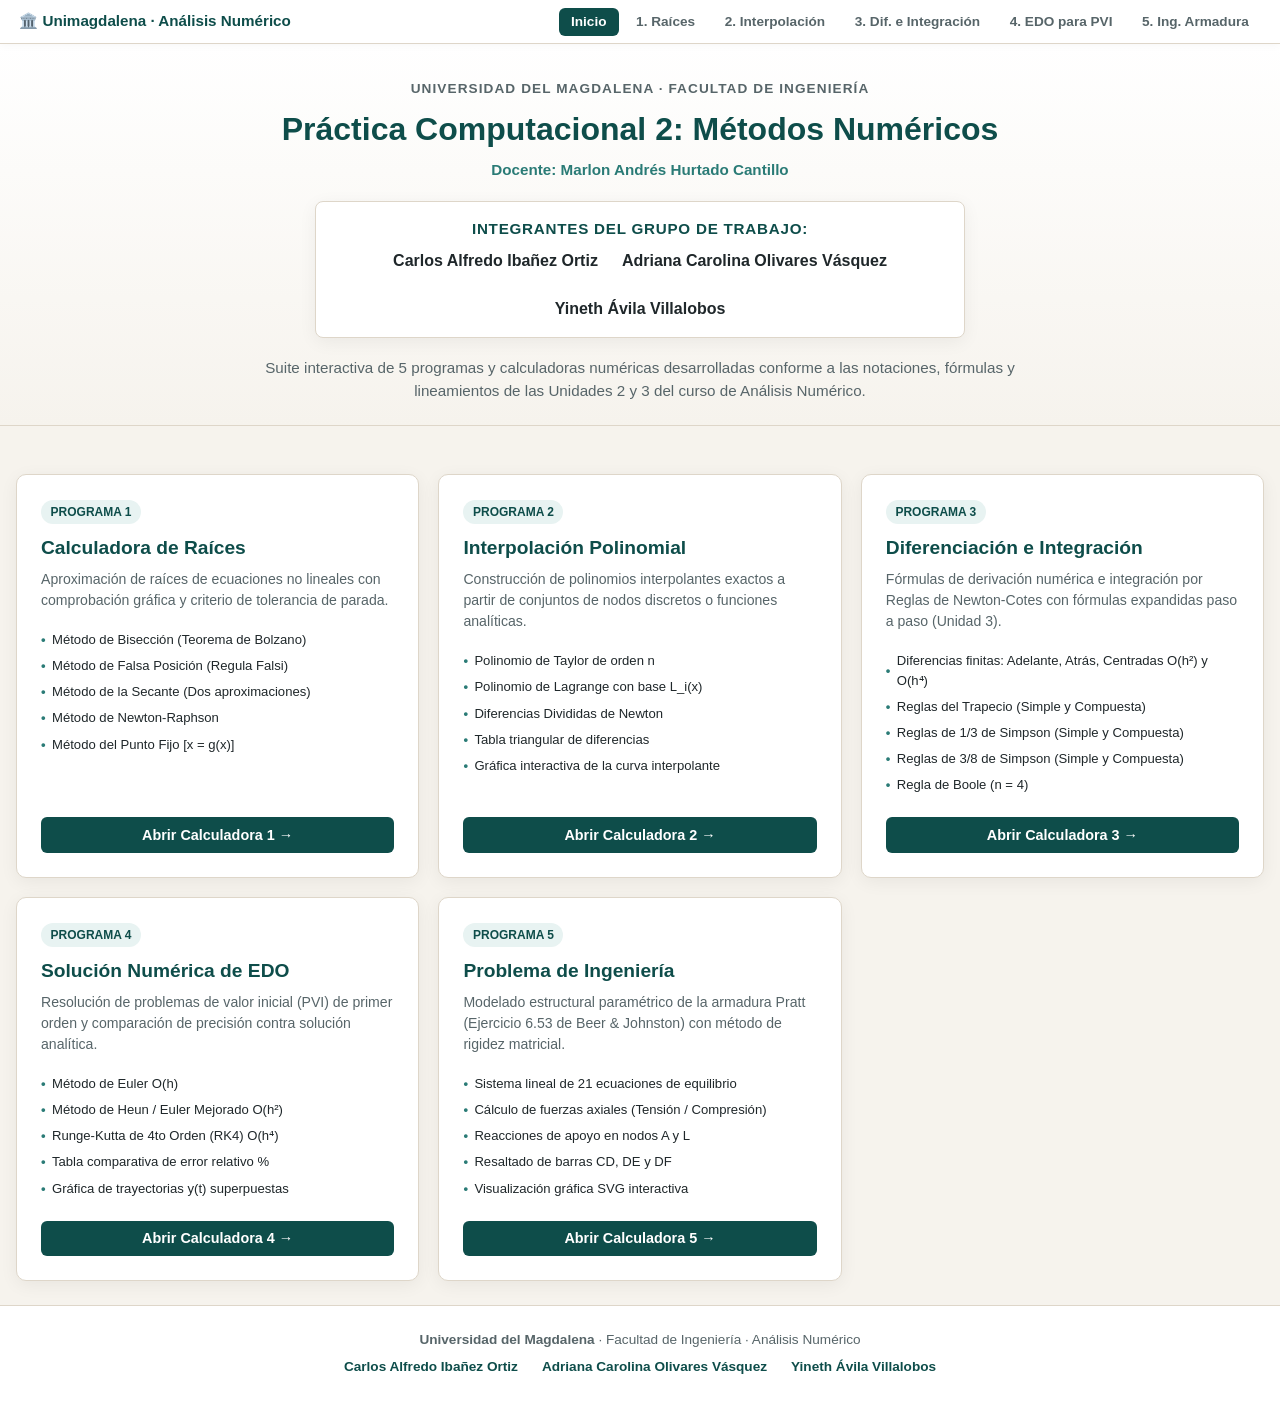
<file: index.html>
<!DOCTYPE html>
<html lang="es">
<head>
  <meta charset="utf-8">
  <meta name="viewport" content="width=device-width, initial-scale=1">
  <title>Práctica Computacional 2 · Análisis Numérico · Unimagdalena</title>
  <link rel="stylesheet" href="css/estilos.css">
</head>
<body>
  <!-- BARRA DE NAVEGACIÓN -->
  <nav class="barra-nav">
    <div class="contenedor">
      <a href="index.html" class="logo-uni">
        🏛️ Unimagdalena · Análisis Numérico
      </a>
      <ul class="nav-enlaces">
        <li><a href="index.html" class="activo">Inicio</a></li>
        <li><a href="raices.html">1. Raíces</a></li>
        <li><a href="interpolacion.html">2. Interpolación</a></li>
        <li><a href="diferenciacion_integracion.html">3. Dif. e Integración</a></li>
        <li><a href="edo_pvi.html">4. EDO para PVI</a></li>
        <li><a href="problema_ingenieria.html">5. Ing. Armadura</a></li>
      </ul>
    </div>
  </nav>

  <!-- ENCABEZADO Y PRESENTACIÓN -->
  <header class="cabecera-pagina">
    <p class="subtitulo-uni">Universidad del Magdalena · Facultad de Ingeniería</p>
    <h1>Práctica Computacional 2: Métodos Numéricos</h1>
    <p class="profesor">Docente: Marlon Andrés Hurtado Cantillo</p>
    
    <div style="max-width: 650px; margin: 1.2rem auto; padding: 1rem; background: var(--superficie); border-radius: 8px; border: 1px solid var(--borde); box-shadow: var(--sombra);">
      <h3 style="font-size: 0.95rem; text-transform: uppercase; letter-spacing: 0.05em; color: var(--primario); margin-bottom: 0.5rem;">Integrantes del Grupo de Trabajo:</h3>
      <div class="integrantes-lista" style="font-size: 1rem; color: var(--texto);">
        <span>Carlos Alfredo Ibañez Ortiz</span>
        <span>Adriana Carolina Olivares Vásquez</span>
        <span>Yineth Ávila Villalobos</span>
      </div>
    </div>

    <p class="descripcion">
      Suite interactiva de 5 programas y calculadoras numéricas desarrolladas conforme a las notaciones, fórmulas y lineamientos de las Unidades 2 y 3 del curso de Análisis Numérico.
    </p>
  </header>

  <!-- LISTA DE LOS 5 PROGRAMAS -->
  <main class="contenedor-principal">
    <div class="rejilla-presentacion">
      <!-- PROGRAMA 1 -->
      <article class="tarjeta-programa">
        <div>
          <span class="numero">Programa 1</span>
          <h3>Calculadora de Raíces</h3>
          <p>Aproximación de raíces de ecuaciones no lineales con comprobación gráfica y criterio de tolerancia de parada.</p>
          <ul>
            <li>Método de Bisección (Teorema de Bolzano)</li>
            <li>Método de Falsa Posición (Regula Falsi)</li>
            <li>Método de la Secante (Dos aproximaciones)</li>
            <li>Método de Newton-Raphson</li>
            <li>Método del Punto Fijo [x = g(x)]</li>
          </ul>
        </div>
        <a href="raices.html" style="text-decoration: none;">
          <button type="button" class="btn-primario" style="width: 100%;">Abrir Calculadora 1 →</button>
        </a>
      </article>

      <!-- PROGRAMA 2 -->
      <article class="tarjeta-programa">
        <div>
          <span class="numero">Programa 2</span>
          <h3>Interpolación Polinomial</h3>
          <p>Construcción de polinomios interpolantes exactos a partir de conjuntos de nodos discretos o funciones analíticas.</p>
          <ul>
            <li>Polinomio de Taylor de orden n</li>
            <li>Polinomio de Lagrange con base L_i(x)</li>
            <li>Diferencias Divididas de Newton</li>
            <li>Tabla triangular de diferencias</li>
            <li>Gráfica interactiva de la curva interpolante</li>
          </ul>
        </div>
        <a href="interpolacion.html" style="text-decoration: none;">
          <button type="button" class="btn-primario" style="width: 100%;">Abrir Calculadora 2 →</button>
        </a>
      </article>

      <!-- PROGRAMA 3 -->
      <article class="tarjeta-programa">
        <div>
          <span class="numero">Programa 3</span>
          <h3>Diferenciación e Integración</h3>
          <p>Fórmulas de derivación numérica e integración por Reglas de Newton-Cotes con fórmulas expandidas paso a paso (Unidad 3).</p>
          <ul>
            <li>Diferencias finitas: Adelante, Atrás, Centradas O(h²) y O(h⁴)</li>
            <li>Reglas del Trapecio (Simple y Compuesta)</li>
            <li>Reglas de 1/3 de Simpson (Simple y Compuesta)</li>
            <li>Reglas de 3/8 de Simpson (Simple y Compuesta)</li>
            <li>Regla de Boole (n = 4)</li>
          </ul>
        </div>
        <a href="diferenciacion_integracion.html" style="text-decoration: none;">
          <button type="button" class="btn-primario" style="width: 100%;">Abrir Calculadora 3 →</button>
        </a>
      </article>

      <!-- PROGRAMA 4 -->
      <article class="tarjeta-programa">
        <div>
          <span class="numero">Programa 4</span>
          <h3>Solución Numérica de EDO</h3>
          <p>Resolución de problemas de valor inicial (PVI) de primer orden y comparación de precisión contra solución analítica.</p>
          <ul>
            <li>Método de Euler O(h)</li>
            <li>Método de Heun / Euler Mejorado O(h²)</li>
            <li>Runge-Kutta de 4to Orden (RK4) O(h⁴)</li>
            <li>Tabla comparativa de error relativo %</li>
            <li>Gráfica de trayectorias y(t) superpuestas</li>
          </ul>
        </div>
        <a href="edo_pvi.html" style="text-decoration: none;">
          <button type="button" class="btn-primario" style="width: 100%;">Abrir Calculadora 4 →</button>
        </a>
      </article>

      <!-- PROGRAMA 5 -->
      <article class="tarjeta-programa">
        <div>
          <span class="numero">Programa 5</span>
          <h3>Problema de Ingeniería</h3>
          <p>Modelado estructural paramétrico de la armadura Pratt (Ejercicio 6.53 de Beer & Johnston) con método de rigidez matricial.</p>
          <ul>
            <li>Sistema lineal de 21 ecuaciones de equilibrio</li>
            <li>Cálculo de fuerzas axiales (Tensión / Compresión)</li>
            <li>Reacciones de apoyo en nodos A y L</li>
            <li>Resaltado de barras CD, DE y DF</li>
            <li>Visualización gráfica SVG interactiva</li>
          </ul>
        </div>
        <a href="problema_ingenieria.html" style="text-decoration: none;">
          <button type="button" class="btn-primario" style="width: 100%;">Abrir Calculadora 5 →</button>
        </a>
      </article>
    </div>
  </main>

  <footer class="pie-pagina">
    <p><strong>Universidad del Magdalena</strong> · Facultad de Ingeniería · Análisis Numérico</p>
    <div class="integrantes-lista">
      <span>Carlos Alfredo Ibañez Ortiz</span>
      <span>Adriana Carolina Olivares Vásquez</span>
      <span>Yineth Ávila Villalobos</span>
    </div>
  </footer>
</body>
</html>
</file>
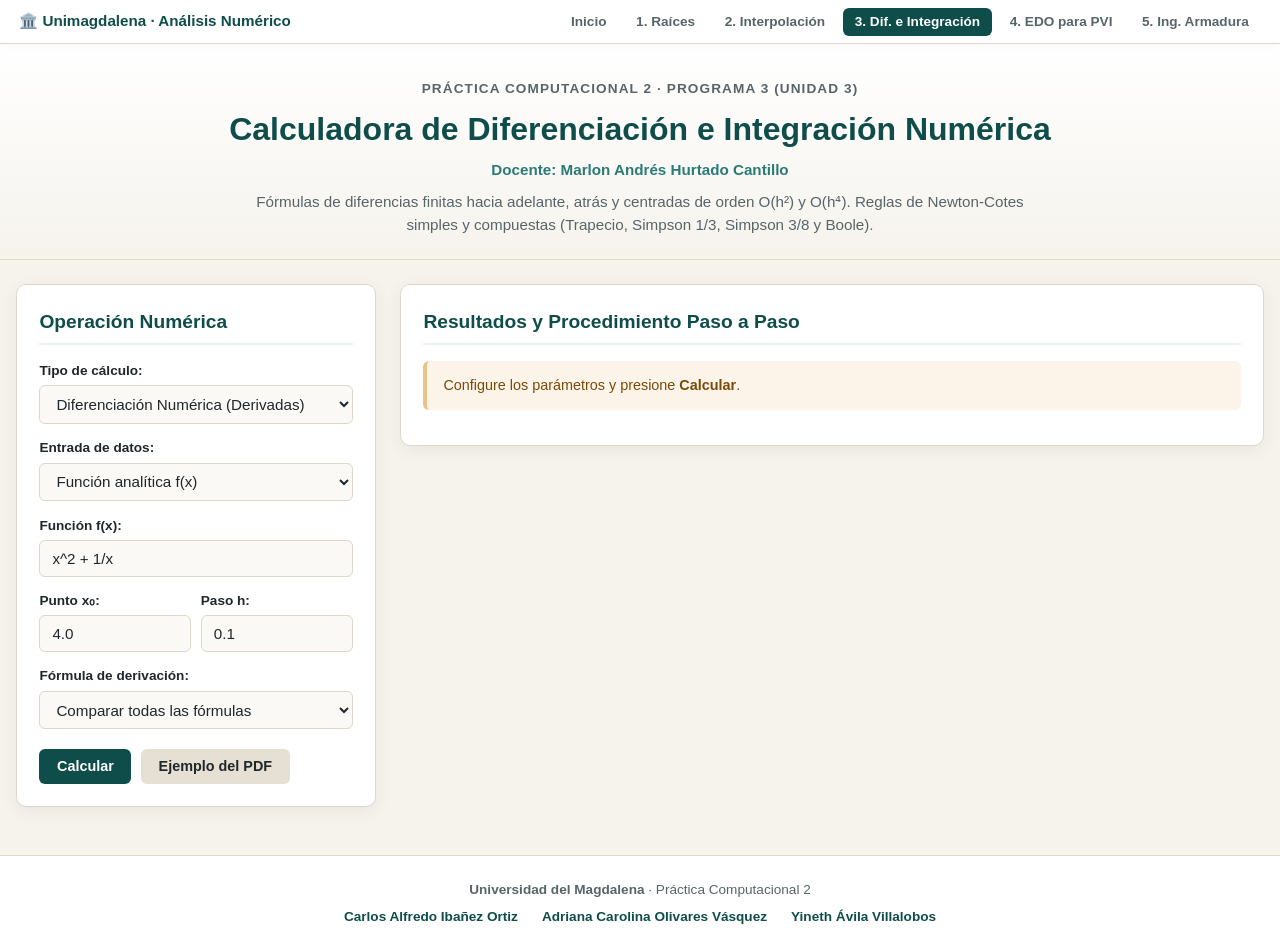
<file: diferenciacion_integracion.html>
<!DOCTYPE html>
<html lang="es">
<head>
  <meta charset="utf-8">
  <meta name="viewport" content="width=device-width, initial-scale=1">
  <title>Calculadora de Diferenciación e Integración · Análisis Numérico</title>
  <link rel="stylesheet" href="css/estilos.css">
</head>
<body>
  <!-- BARRA DE NAVEGACIÓN -->
  <nav class="barra-nav">
    <div class="contenedor">
      <a href="index.html" class="logo-uni">
        🏛️ Unimagdalena · Análisis Numérico
      </a>
      <ul class="nav-enlaces">
        <li><a href="index.html">Inicio</a></li>
        <li><a href="raices.html">1. Raíces</a></li>
        <li><a href="interpolacion.html">2. Interpolación</a></li>
        <li><a href="diferenciacion_integracion.html" class="activo">3. Dif. e Integración</a></li>
        <li><a href="edo_pvi.html">4. EDO para PVI</a></li>
        <li><a href="problema_ingenieria.html">5. Ing. Armadura</a></li>
      </ul>
    </div>
  </nav>

  <!-- ENCABEZADO -->
  <header class="cabecera-pagina">
    <p class="subtitulo-uni">Práctica Computacional 2 · Programa 3 (Unidad 3)</p>
    <h1>Calculadora de Diferenciación e Integración Numérica</h1>
    <p class="profesor">Docente: Marlon Andrés Hurtado Cantillo</p>
    <p class="descripcion">
      Fórmulas de diferencias finitas hacia adelante, atrás y centradas de orden O(h²) y O(h⁴). Reglas de Newton-Cotes simples y compuestas (Trapecio, Simpson 1/3, Simpson 3/8 y Boole).
    </p>
  </header>

  <!-- CONTENIDO -->
  <main class="contenedor-principal">
    <div class="rejilla-calculadora">
      <!-- PANEL DE CONTROL -->
      <aside class="tarjeta">
        <h2>Operación Numérica</h2>
        <form id="form-dif-int" autocomplete="off">
          <div class="campo">
            <label for="tipo-operacion">Tipo de cálculo:</label>
            <select id="tipo-operacion">
              <option value="diferenciacion">Diferenciación Numérica (Derivadas)</option>
              <option value="integracion">Integración Numérica (Newton-Cotes)</option>
            </select>
          </div>

          <div class="campo">
            <label for="origen-datos">Entrada de datos:</label>
            <select id="origen-datos">
              <option value="funcion">Función analítica f(x)</option>
              <option value="tabla">Tabla de datos discretos (x, y)</option>
            </select>
          </div>

          <!-- Campos para Función -->
          <div id="seccion-funcion">
            <div class="campo">
              <label for="fx-dif">Función f(x):</label>
              <input type="text" id="fx-dif" value="x^2 + 1/x" placeholder="Ej: x^2 + 1/x o exp(x)*cos(x)">
            </div>
          </div>

          <!-- Campos para Tabla Discreta -->
          <div id="seccion-tabla" style="display: none;">
            <div class="campo">
              <label for="tabla-entrada">Nodos (x, y):</label>
              <textarea id="tabla-entrada" rows="6" placeholder="x, y por cada línea&#10;0, 5&#10;1, 4&#10;2, 6&#10;3, -2&#10;4, 5&#10;5, 7&#10;6, 3">0, 5
1, 4
2, 6
3, -2
4, 5
5, 7
6, 3</textarea>
              <span class="pista">Espaciamiento uniforme h = x_{i+1} - x_i</span>
            </div>
          </div>

          <!-- PARÁMETROS DIFERENCIACIÓN -->
          <div id="params-diferenciacion">
            <div class="fila-campos">
              <div class="campo">
                <label for="x0-dif">Punto x₀:</label>
                <input type="number" id="x0-dif" step="any" value="4.0">
              </div>
              <div class="campo">
                <label for="h-dif">Paso h:</label>
                <input type="number" id="h-dif" step="any" value="0.1">
              </div>
            </div>
            <div class="campo">
              <label for="metodo-dif">Fórmula de derivación:</label>
              <select id="metodo-dif">
                <option value="todas">Comparar todas las fórmulas</option>
                <option value="adelante">Adelante O(h)</option>
                <option value="atras">Atrás O(h)</option>
                <option value="centrada_h2">Centrada O(h²) [3 puntos]</option>
                <option value="centrada_h4">Centrada O(h⁴) [5 puntos]</option>
              </select>
            </div>
          </div>

          <!-- PARÁMETROS INTEGRACIÓN -->
          <div id="params-integracion" style="display: none;">
            <div class="fila-campos" id="campos-limites">
              <div class="campo">
                <label for="lim-a">Límite a:</label>
                <input type="number" id="lim-a" step="any" value="0.0">
              </div>
              <div class="campo">
                <label for="lim-b">Límite b:</label>
                <input type="number" id="lim-b" step="any" value="6.0">
              </div>
            </div>
            <div class="campo" id="campo-subintervalos">
              <label for="num-subintervalos">Subintervalos n:</label>
              <input type="number" id="num-subintervalos" value="6" min="1" max="60">
              <span class="pista">n=1: Trapecio | n=2: Simpson 1/3 | n=3: Simpson 3/8 | n=4: Boole</span>
            </div>
            <div class="campo">
              <label for="metodo-int">Regla de integración:</label>
              <select id="metodo-int">
                <option value="todas">Comparar todas las reglas aplicables</option>
                <option value="trapecio">Regla del Trapecio</option>
                <option value="simpson13">Regla 1/3 de Simpson (n par)</option>
                <option value="simpson38">Regla 3/8 de Simpson (n mult. de 3)</option>
                <option value="boole">Regla de Boole (n = 4)</option>
              </select>
            </div>
          </div>

          <div class="acciones">
            <button type="submit" class="btn-primario">Calcular</button>
            <button type="button" id="btn-ejemplo-difint" class="btn-secundario">Ejemplo del PDF</button>
          </div>
        </form>
      </aside>

      <!-- RESULTADOS -->
      <section class="tarjeta">
        <h2>Resultados y Procedimiento Paso a Paso</h2>
        <div id="contenedor-alerta"></div>

        <div id="resumen-resultado" style="display: none;">
          <div id="bloque-pasos"></div>
        </div>

        <div id="estado-inicial" class="alerta info">
          Configure los parámetros y presione <strong>Calcular</strong>.
        </div>
      </section>
    </div>
  </main>

  <footer class="pie-pagina">
    <p><strong>Universidad del Magdalena</strong> · Práctica Computacional 2</p>
    <div class="integrantes-lista">
      <span>Carlos Alfredo Ibañez Ortiz</span>
      <span>Adriana Carolina Olivares Vásquez</span>
      <span>Yineth Ávila Villalobos</span>
    </div>
  </footer>

  <script src="js/evaluador.js"></script>
  <script src="js/graficador.js"></script>
  <script src="js/diferenciacion_integracion.js"></script>
</body>
</html>
</file>
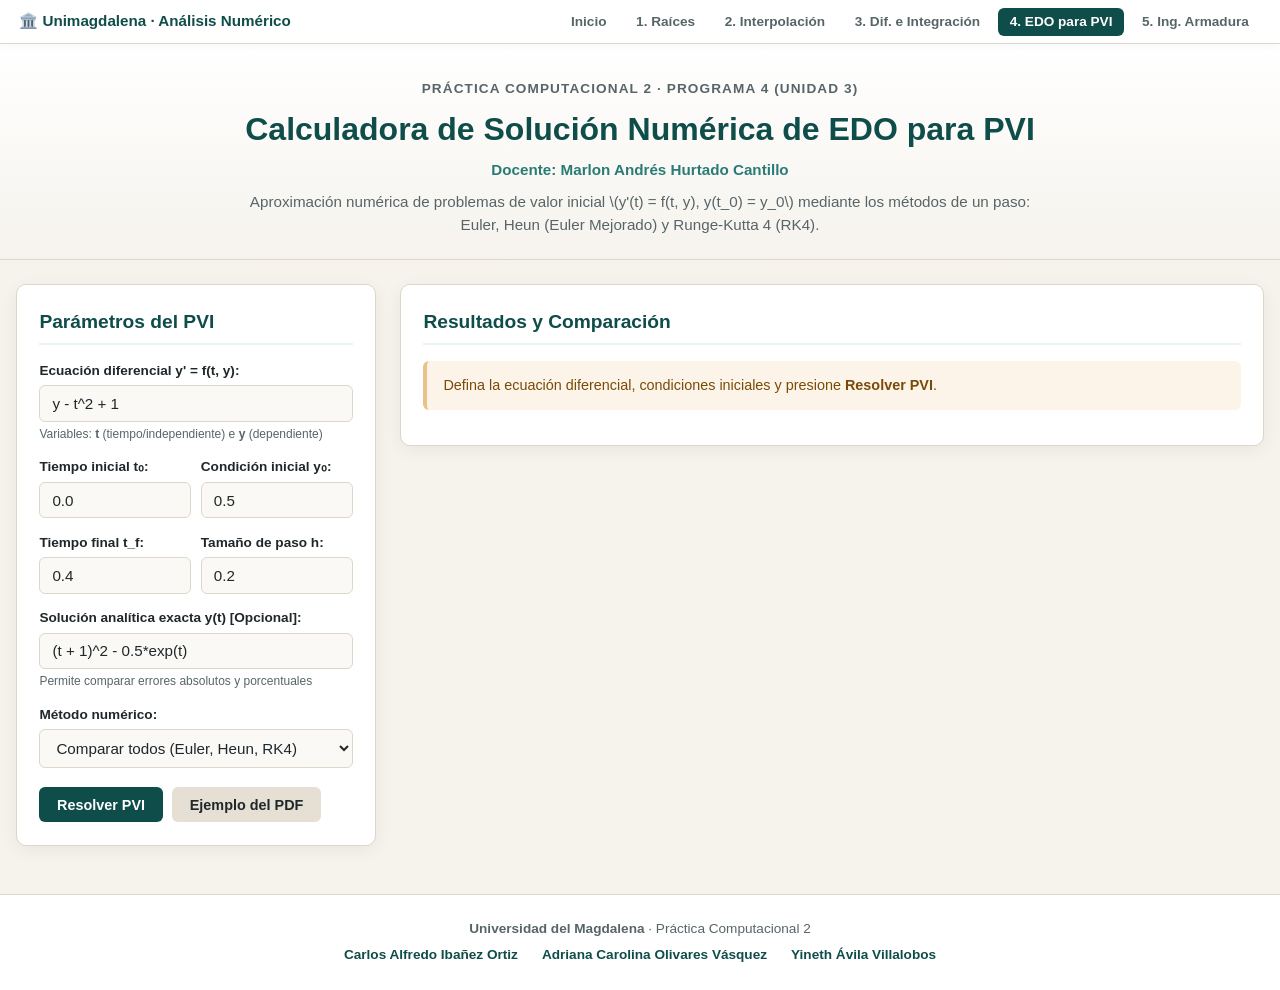
<file: edo_pvi.html>
<!DOCTYPE html>
<html lang="es">
<head>
  <meta charset="utf-8">
  <meta name="viewport" content="width=device-width, initial-scale=1">
  <title>Calculadora de EDO para PVI · Análisis Numérico</title>
  <link rel="stylesheet" href="css/estilos.css">
</head>
<body>
  <!-- BARRA DE NAVEGACIÓN -->
  <nav class="barra-nav">
    <div class="contenedor">
      <a href="index.html" class="logo-uni">
        🏛️ Unimagdalena · Análisis Numérico
      </a>
      <ul class="nav-enlaces">
        <li><a href="index.html">Inicio</a></li>
        <li><a href="raices.html">1. Raíces</a></li>
        <li><a href="interpolacion.html">2. Interpolación</a></li>
        <li><a href="diferenciacion_integracion.html">3. Dif. e Integración</a></li>
        <li><a href="edo_pvi.html" class="activo">4. EDO para PVI</a></li>
        <li><a href="problema_ingenieria.html">5. Ing. Armadura</a></li>
      </ul>
    </div>
  </nav>

  <!-- ENCABEZADO -->
  <header class="cabecera-pagina">
    <p class="subtitulo-uni">Práctica Computacional 2 · Programa 4 (Unidad 3)</p>
    <h1>Calculadora de Solución Numérica de EDO para PVI</h1>
    <p class="profesor">Docente: Marlon Andrés Hurtado Cantillo</p>
    <p class="descripcion">
      Aproximación numérica de problemas de valor inicial \(y'(t) = f(t, y), y(t_0) = y_0\) mediante los métodos de un paso: Euler, Heun (Euler Mejorado) y Runge-Kutta 4 (RK4).
    </p>
  </header>

  <!-- CONTENIDO -->
  <main class="contenedor-principal">
    <div class="rejilla-calculadora">
      <!-- PANEL DE CONTROL -->
      <aside class="tarjeta">
        <h2>Parámetros del PVI</h2>
        <form id="form-edo" autocomplete="off">
          <div class="campo">
            <label for="edo-f">Ecuación diferencial y' = f(t, y):</label>
            <input type="text" id="edo-f" value="y - t^2 + 1" placeholder="Ej: y - t^2 + 1 o -2*t*y">
            <span class="pista">Variables: <strong>t</strong> (tiempo/independiente) e <strong>y</strong> (dependiente)</span>
          </div>

          <div class="fila-campos">
            <div class="campo">
              <label for="edo-t0">Tiempo inicial t₀:</label>
              <input type="number" id="edo-t0" step="any" value="0.0">
            </div>
            <div class="campo">
              <label for="edo-y0">Condición inicial y₀:</label>
              <input type="number" id="edo-y0" step="any" value="0.5">
            </div>
          </div>

          <div class="fila-campos">
            <div class="campo">
              <label for="edo-tf">Tiempo final t_f:</label>
              <input type="number" id="edo-tf" step="any" value="0.4">
            </div>
            <div class="campo">
              <label for="edo-h">Tamaño de paso h:</label>
              <input type="number" id="edo-h" step="any" value="0.2">
            </div>
          </div>

          <div class="campo">
            <label for="edo-exacta">Solución analítica exacta y(t) [Opcional]:</label>
            <input type="text" id="edo-exacta" value="(t + 1)^2 - 0.5*exp(t)" placeholder="Ej: (t + 1)^2 - 0.5*exp(t)">
            <span class="pista">Permite comparar errores absolutos y porcentuales</span>
          </div>

          <div class="campo">
            <label for="metodo-edo">Método numérico:</label>
            <select id="metodo-edo">
              <option value="comparar">Comparar todos (Euler, Heun, RK4)</option>
              <option value="euler">Método de Euler O(h)</option>
              <option value="heun">Método de Heun / Euler Mejorado O(h²)</option>
              <option value="rk4">Runge-Kutta 4 (RK4) O(h⁴)</option>
            </select>
          </div>

          <div class="acciones">
            <button type="submit" class="btn-primario">Resolver PVI</button>
            <button type="button" id="btn-ejemplo-edo" class="btn-secundario">Ejemplo del PDF</button>
          </div>
        </form>
      </aside>

      <!-- RESULTADOS -->
      <section class="tarjeta">
        <h2>Resultados y Comparación</h2>
        <div id="contenedor-alerta"></div>

        <div id="resumen-resultado" style="display: none;">
          <div class="alerta exito" id="caja-resumen-final"></div>

          <h3>Gráfica de Trayectorias y(t)</h3>
          <div id="grafica-edo" style="height: 330px; margin-bottom: 1.5rem;"></div>

          <h3>Tabla de Pasos e Iteraciones</h3>
          <div class="contenedor-tabla">
            <table class="tabla-datos" id="tabla-edo">
              <thead></thead>
              <tbody></tbody>
            </table>
          </div>

          <div id="detalle-formulas-edo" style="margin-top: 1.5rem;"></div>
        </div>

        <div id="estado-inicial" class="alerta info">
          Defina la ecuación diferencial, condiciones iniciales y presione <strong>Resolver PVI</strong>.
        </div>
      </section>
    </div>
  </main>

  <footer class="pie-pagina">
    <p><strong>Universidad del Magdalena</strong> · Práctica Computacional 2</p>
    <div class="integrantes-lista">
      <span>Carlos Alfredo Ibañez Ortiz</span>
      <span>Adriana Carolina Olivares Vásquez</span>
      <span>Yineth Ávila Villalobos</span>
    </div>
  </footer>

  <script src="js/evaluador.js"></script>
  <script src="js/graficador.js"></script>
  <script src="js/edo_pvi.js"></script>
</body>
</html>
</file>
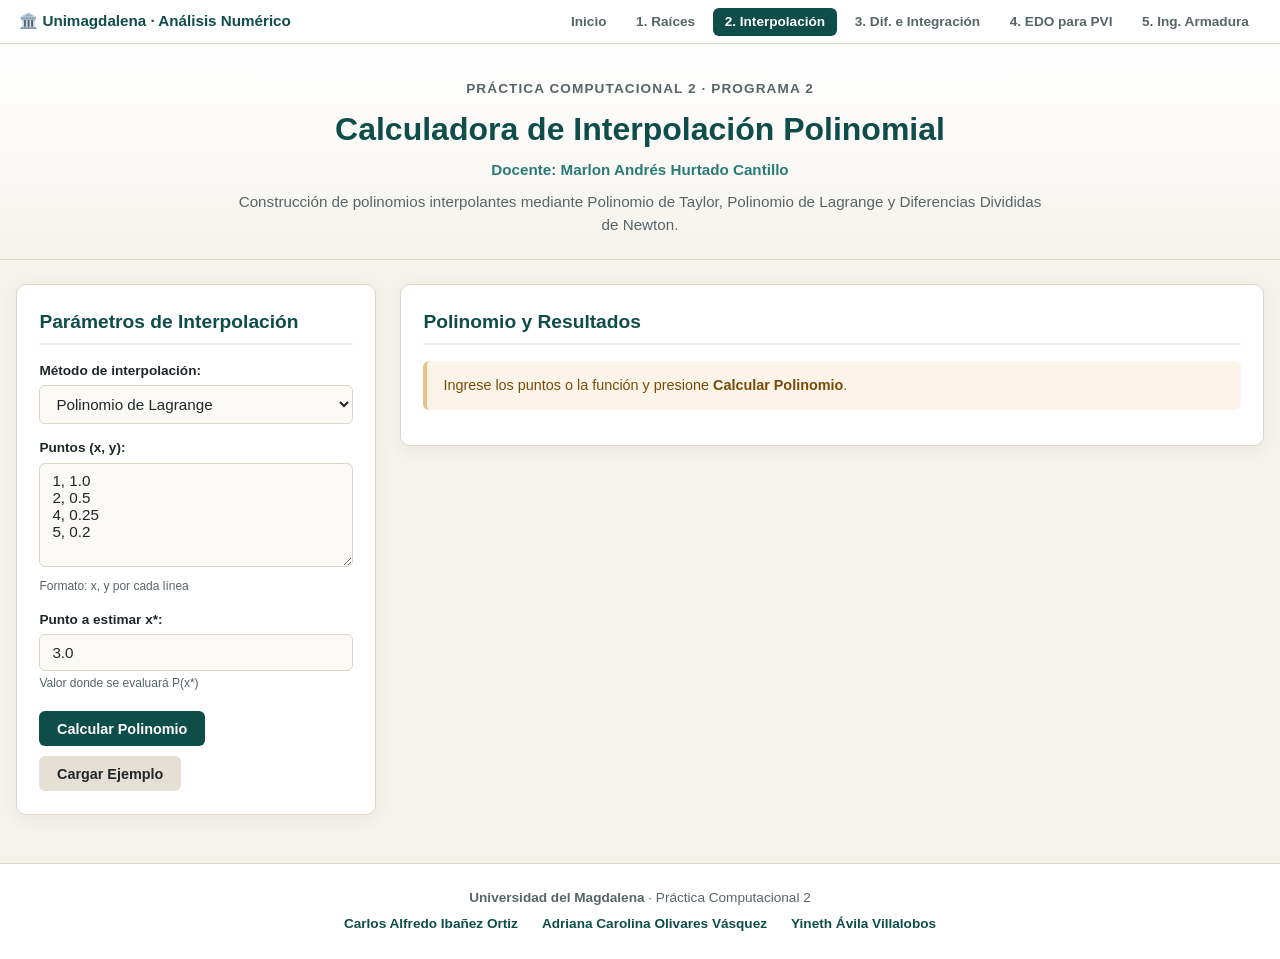
<file: interpolacion.html>
<!DOCTYPE html>
<html lang="es">
<head>
  <meta charset="utf-8">
  <meta name="viewport" content="width=device-width, initial-scale=1">
  <title>Calculadora de Interpolación Polinomial · Análisis Numérico</title>
  <link rel="stylesheet" href="css/estilos.css">
</head>
<body>
  <!-- BARRA DE NAVEGACIÓN -->
  <nav class="barra-nav">
    <div class="contenedor">
      <a href="index.html" class="logo-uni">
        🏛️ Unimagdalena · Análisis Numérico
      </a>
      <ul class="nav-enlaces">
        <li><a href="index.html">Inicio</a></li>
        <li><a href="raices.html">1. Raíces</a></li>
        <li><a href="interpolacion.html" class="activo">2. Interpolación</a></li>
        <li><a href="diferenciacion_integracion.html">3. Dif. e Integración</a></li>
        <li><a href="edo_pvi.html">4. EDO para PVI</a></li>
        <li><a href="problema_ingenieria.html">5. Ing. Armadura</a></li>
      </ul>
    </div>
  </nav>

  <!-- ENCABEZADO -->
  <header class="cabecera-pagina">
    <p class="subtitulo-uni">Práctica Computacional 2 · Programa 2</p>
    <h1>Calculadora de Interpolación Polinomial</h1>
    <p class="profesor">Docente: Marlon Andrés Hurtado Cantillo</p>
    <p class="descripcion">
      Construcción de polinomios interpolantes mediante Polinomio de Taylor, Polinomio de Lagrange y Diferencias Divididas de Newton.
    </p>
  </header>

  <!-- CONTENIDO -->
  <main class="contenedor-principal">
    <div class="rejilla-calculadora">
      <!-- PANEL DE CONTROL -->
      <aside class="tarjeta">
        <h2>Parámetros de Interpolación</h2>
        <form id="form-interpolacion" autocomplete="off">
          <div class="campo">
            <label for="metodo-interp">Método de interpolación:</label>
            <select id="metodo-interp">
              <option value="lagrange">Polinomio de Lagrange</option>
              <option value="newton">Diferencias Divididas de Newton</option>
              <option value="taylor">Polinomio de Taylor (en torno a x₀)</option>
            </select>
          </div>

          <!-- Campos para Lagrange y Newton (Puntos discretos) -->
          <div id="seccion-puntos">
            <div class="campo">
              <label for="puntos-entrada">Puntos (x, y):</label>
              <textarea id="puntos-entrada" rows="5" placeholder="Un punto por fila: x, y&#10;Ejemplo:&#10;1, 1.0&#10;2, 0.5&#10;4, 0.25&#10;5, 0.2">1, 1.0
2, 0.5
4, 0.25
5, 0.2</textarea>
              <span class="pista">Formato: x, y por cada línea</span>
            </div>
          </div>

          <!-- Campos para Taylor -->
          <div id="seccion-taylor" style="display: none;">
            <div class="campo">
              <label for="fx-taylor">Función f(x):</label>
              <input type="text" id="fx-taylor" value="exp(x)" placeholder="Ej: exp(x), ln(x), cos(x)">
            </div>
            <div class="fila-campos">
              <div class="campo">
                <label for="x0-taylor">Centro x₀:</label>
                <input type="number" id="x0-taylor" step="any" value="0">
              </div>
              <div class="campo">
                <label for="grado-taylor">Grado n:</label>
                <input type="number" id="grado-taylor" value="4" min="1" max="8">
              </div>
            </div>
          </div>

          <!-- Punto a evaluar -->
          <div class="campo">
            <label for="punto-eval">Punto a estimar x*:</label>
            <input type="number" id="punto-eval" step="any" value="3.0">
            <span class="pista">Valor donde se evaluará P(x*)</span>
          </div>

          <div class="acciones">
            <button type="submit" class="btn-primario">Calcular Polinomio</button>
            <button type="button" id="btn-ejemplo-interp" class="btn-secundario">Cargar Ejemplo</button>
          </div>
        </form>
      </aside>

      <!-- RESULTADOS -->
      <section class="tarjeta">
        <h2>Polinomio y Resultados</h2>
        <div id="contenedor-alerta"></div>

        <div id="resumen-resultado" style="display: none;">
          <div class="alerta exito" id="caja-evaluacion"></div>

          <h3>Polinomio Interpolante P(x)</h3>
          <div class="caja-formula" id="formula-polinomio"></div>

          <div id="detalle-metodo">
            <!-- Tabla de diferencias divididas o coeficientes de Lagrange -->
          </div>

          <h3>Gráfica del Polinomio y Nodos</h3>
          <div id="grafica-interp" style="height: 330px; margin-bottom: 1.5rem;"></div>
        </div>

        <div id="estado-inicial" class="alerta info">
          Ingrese los puntos o la función y presione <strong>Calcular Polinomio</strong>.
        </div>
      </section>
    </div>
  </main>

  <footer class="pie-pagina">
    <p><strong>Universidad del Magdalena</strong> · Práctica Computacional 2</p>
    <div class="integrantes-lista">
      <span>Carlos Alfredo Ibañez Ortiz</span>
      <span>Adriana Carolina Olivares Vásquez</span>
      <span>Yineth Ávila Villalobos</span>
    </div>
  </footer>

  <script src="js/evaluador.js"></script>
  <script src="js/graficador.js"></script>
  <script src="js/interpolacion.js"></script>
</body>
</html>
</file>
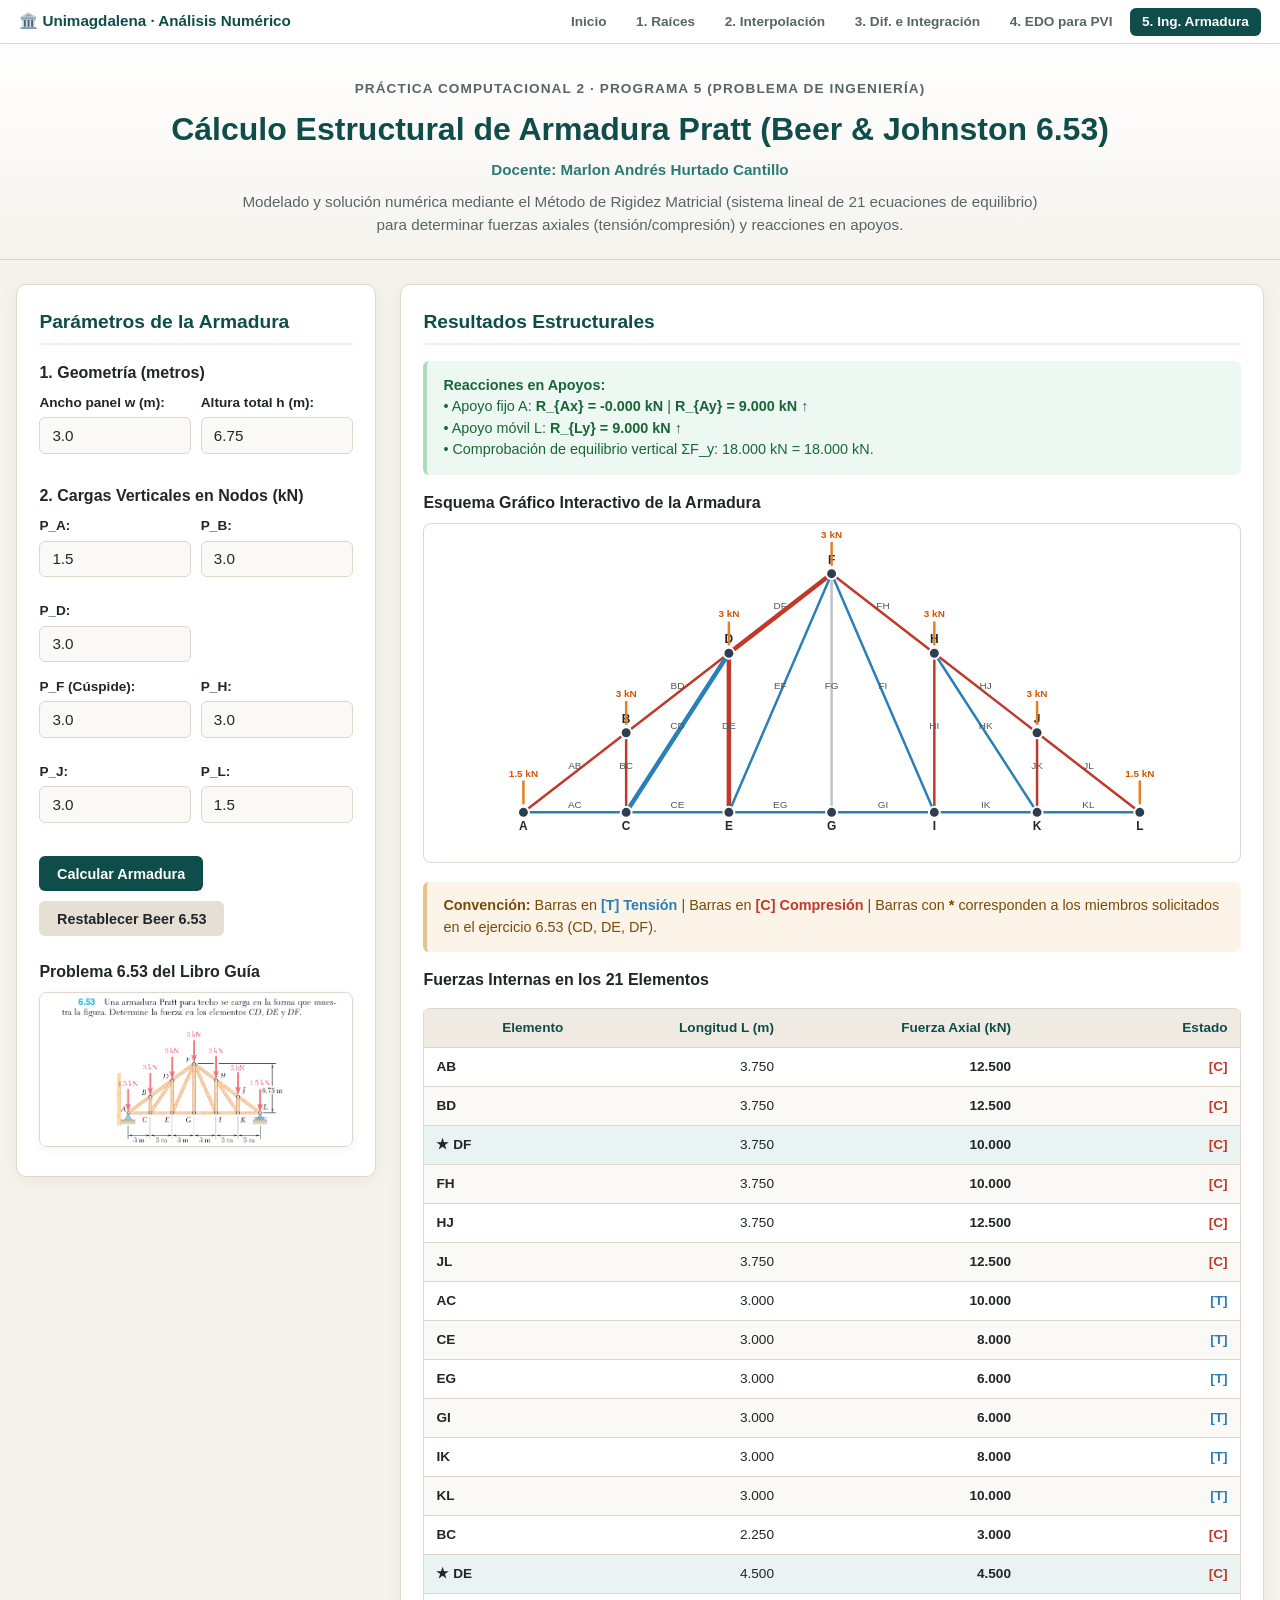
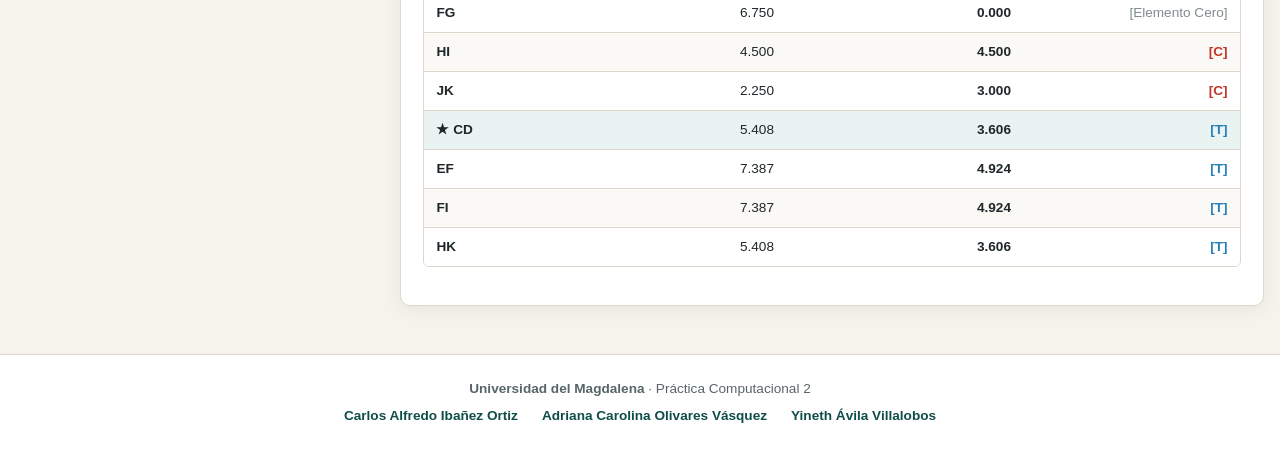
<file: problema_ingenieria.html>
<!DOCTYPE html>
<html lang="es">
<head>
  <meta charset="utf-8">
  <meta name="viewport" content="width=device-width, initial-scale=1">
  <title>Problema de Ingeniería · Armadura Pratt Beer · Análisis Numérico</title>
  <link rel="stylesheet" href="css/estilos.css">
  <style>
    .seccion-comparativa {
      display: grid;
      grid-template-columns: 1fr 1fr;
      gap: 1.2rem;
      align-items: start;
    }
    @media (max-width: 950px) {
      .seccion-comparativa {
        grid-template-columns: 1fr;
      }
    }
    .img-libro {
      width: 100%;
      border-radius: 8px;
      border: 1px solid var(--borde);
      box-shadow: 0 2px 8px rgba(0,0,0,0.06);
    }
  </style>
</head>
<body>
  <!-- BARRA DE NAVEGACIÓN -->
  <nav class="barra-nav">
    <div class="contenedor">
      <a href="index.html" class="logo-uni">
        🏛️ Unimagdalena · Análisis Numérico
      </a>
      <ul class="nav-enlaces">
        <li><a href="index.html">Inicio</a></li>
        <li><a href="raices.html">1. Raíces</a></li>
        <li><a href="interpolacion.html">2. Interpolación</a></li>
        <li><a href="diferenciacion_integracion.html">3. Dif. e Integración</a></li>
        <li><a href="edo_pvi.html">4. EDO para PVI</a></li>
        <li><a href="problema_ingenieria.html" class="activo">5. Ing. Armadura</a></li>
      </ul>
    </div>
  </nav>

  <!-- ENCABEZADO -->
  <header class="cabecera-pagina">
    <p class="subtitulo-uni">Práctica Computacional 2 · Programa 5 (Problema de Ingeniería)</p>
    <h1>Cálculo Estructural de Armadura Pratt (Beer & Johnston 6.53)</h1>
    <p class="profesor">Docente: Marlon Andrés Hurtado Cantillo</p>
    <p class="descripcion">
      Modelado y solución numérica mediante el Método de Rigidez Matricial (sistema lineal de 21 ecuaciones de equilibrio) para determinar fuerzas axiales (tensión/compresión) y reacciones en apoyos.
    </p>
  </header>

  <!-- CONTENIDO -->
  <main class="contenedor-principal">
    <div class="rejilla-calculadora">
      <!-- PANEL DE CONTROL -->
      <aside class="tarjeta">
        <h2>Parámetros de la Armadura</h2>
        <form id="form-armadura" autocomplete="off">
          <h3>1. Geometría (metros)</h3>
          <div class="fila-campos">
            <div class="campo">
              <label for="val-w">Ancho panel w (m):</label>
              <input type="number" id="val-w" step="any" value="3.0">
            </div>
            <div class="campo">
              <label for="val-h">Altura total h (m):</label>
              <input type="number" id="val-h" step="any" value="6.75">
            </div>
          </div>

          <h3>2. Cargas Verticales en Nodos (kN)</h3>
          <div class="fila-campos">
            <div class="campo">
              <label for="p-A">P_A:</label>
              <input type="number" id="p-A" step="any" value="1.5">
            </div>
            <div class="campo">
              <label for="p-B">P_B:</label>
              <input type="number" id="p-B" step="any" value="3.0">
            </div>
            <div class="campo">
              <label for="p-D">P_D:</label>
              <input type="number" id="p-D" step="any" value="3.0">
            </div>
          </div>
          <div class="fila-campos">
            <div class="campo">
              <label for="p-F">P_F (Cúspide):</label>
              <input type="number" id="p-F" step="any" value="3.0">
            </div>
            <div class="campo">
              <label for="p-H">P_H:</label>
              <input type="number" id="p-H" step="any" value="3.0">
            </div>
            <div class="campo">
              <label for="p-J">P_J:</label>
              <input type="number" id="p-J" step="any" value="3.0">
            </div>
            <div class="campo">
              <label for="p-L">P_L:</label>
              <input type="number" id="p-L" step="any" value="1.5">
            </div>
          </div>

          <div class="acciones">
            <button type="submit" class="btn-primario">Calcular Armadura</button>
            <button type="button" id="btn-reset-beer" class="btn-secundario">Restablecer Beer 6.53</button>
          </div>
        </form>

        <div style="margin-top: 1.5rem;">
          <h3>Problema 6.53 del Libro Guía</h3>
          <img src="img/problema_beer.png" alt="Problema 6.53 Beer & Johnston" class="img-libro">
        </div>
      </aside>

      <!-- RESULTADOS -->
      <section class="tarjeta">
        <h2>Resultados Estructurales</h2>
        <div id="contenedor-alerta"></div>

        <div id="resumen-resultado">
          <div class="alerta exito" id="caja-reacciones"></div>

          <h3>Esquema Gráfico Interactivo de la Armadura</h3>
          <div id="canvas-armadura" style="height: 340px; margin-bottom: 1.2rem;"></div>

          <div class="alerta info" style="margin-bottom: 1rem;">
            <strong>Convención:</strong> Barras en <span style="color:#2980b9; font-weight:bold;">[T] Tensión</span> | Barras en <span style="color:#c0392b; font-weight:bold;">[C] Compresión</span> | Barras con <span style="font-weight:bold;">*</span> corresponden a los miembros solicitados en el ejercicio 6.53 (CD, DE, DF).
          </div>

          <h3>Fuerzas Internas en los 21 Elementos</h3>
          <div class="contenedor-tabla">
            <table class="tabla-datos" id="tabla-fuerzas">
              <thead>
                <tr>
                  <th>Elemento</th>
                  <th>Longitud L (m)</th>
                  <th>Fuerza Axial (kN)</th>
                  <th>Estado</th>
                </tr>
              </thead>
              <tbody></tbody>
            </table>
          </div>
        </div>
      </section>
    </div>
  </main>

  <footer class="pie-pagina">
    <p><strong>Universidad del Magdalena</strong> · Práctica Computacional 2</p>
    <div class="integrantes-lista">
      <span>Carlos Alfredo Ibañez Ortiz</span>
      <span>Adriana Carolina Olivares Vásquez</span>
      <span>Yineth Ávila Villalobos</span>
    </div>
  </footer>

  <script src="js/evaluador.js"></script>
  <script src="js/problema_ingenieria.js"></script>
</body>
</html>
</file>
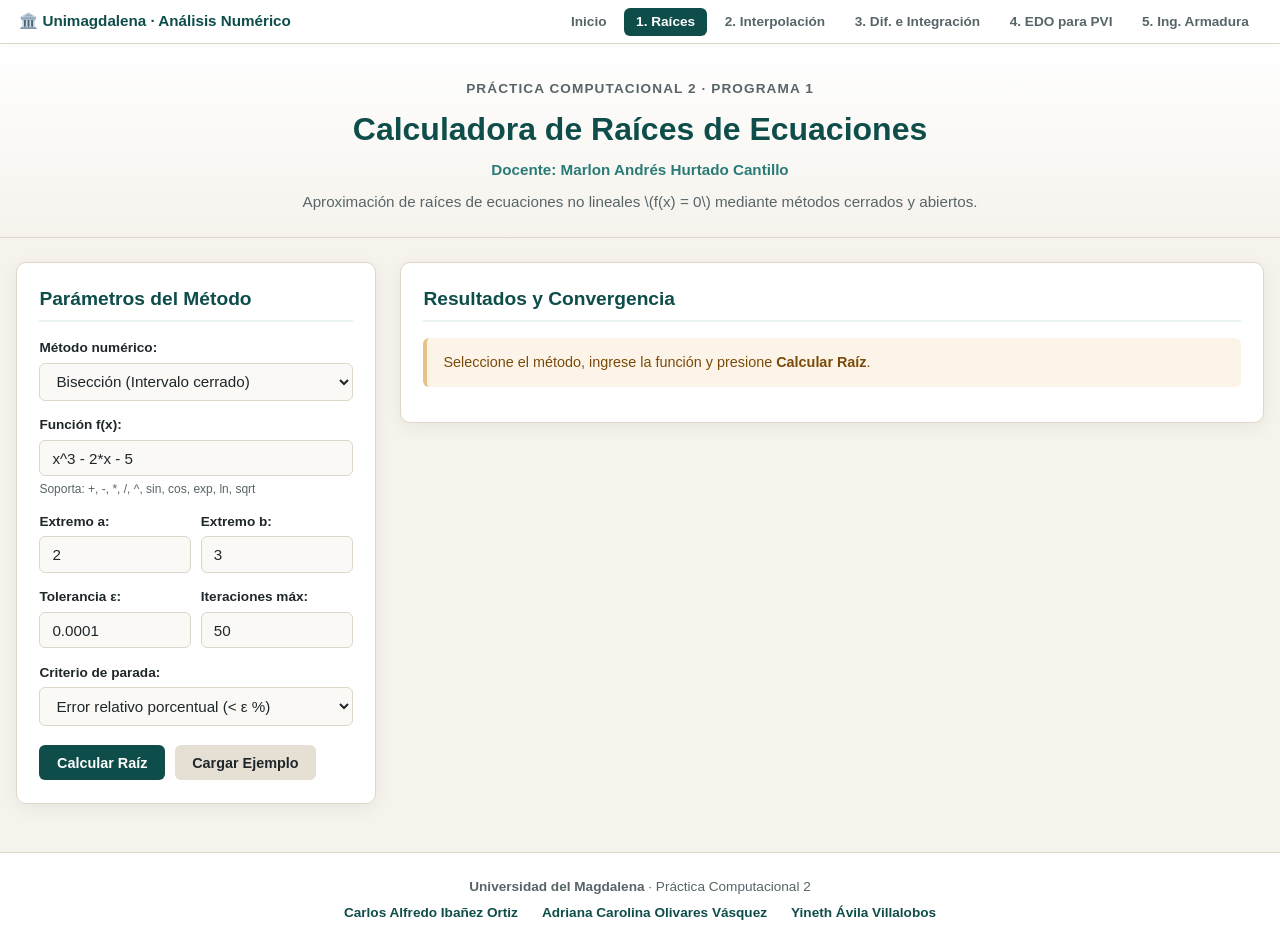
<file: raices.html>
<!DOCTYPE html>
<html lang="es">
<head>
  <meta charset="utf-8">
  <meta name="viewport" content="width=device-width, initial-scale=1">
  <title>Calculadora de Raíces · Análisis Numérico</title>
  <link rel="stylesheet" href="css/estilos.css">
</head>
<body>
  <!-- BARRA DE NAVEGACIÓN -->
  <nav class="barra-nav">
    <div class="contenedor">
      <a href="index.html" class="logo-uni">
        🏛️ Unimagdalena · Análisis Numérico
      </a>
      <ul class="nav-enlaces">
        <li><a href="index.html">Inicio</a></li>
        <li><a href="raices.html" class="activo">1. Raíces</a></li>
        <li><a href="interpolacion.html">2. Interpolación</a></li>
        <li><a href="diferenciacion_integracion.html">3. Dif. e Integración</a></li>
        <li><a href="edo_pvi.html">4. EDO para PVI</a></li>
        <li><a href="problema_ingenieria.html">5. Ing. Armadura</a></li>
      </ul>
    </div>
  </nav>

  <!-- ENCABEZADO -->
  <header class="cabecera-pagina">
    <p class="subtitulo-uni">Práctica Computacional 2 · Programa 1</p>
    <h1>Calculadora de Raíces de Ecuaciones</h1>
    <p class="profesor">Docente: Marlon Andrés Hurtado Cantillo</p>
    <p class="descripcion">
      Aproximación de raíces de ecuaciones no lineales \(f(x) = 0\) mediante métodos cerrados y abiertos.
    </p>
  </header>

  <!-- CONTENIDO -->
  <main class="contenedor-principal">
    <div class="rejilla-calculadora">
      <!-- PANEL DE CONTROL -->
      <aside class="tarjeta">
        <h2>Parámetros del Método</h2>
        <form id="form-raices" autocomplete="off">
          <div class="campo">
            <label for="metodo">Método numérico:</label>
            <select id="metodo">
              <option value="biseccion">Bisección (Intervalo cerrado)</option>
              <option value="falsa_posicion">Falsa Posición (Regula Falsi)</option>
              <option value="secante">Secante (Dos puntos)</option>
              <option value="newton">Newton-Raphson (Derivada)</option>
              <option value="punto_fijo">Punto Fijo [x = g(x)]</option>
            </select>
          </div>

          <div class="campo" id="campo-fx">
            <label for="fx">Función f(x):</label>
            <input type="text" id="fx" value="x^3 - 2*x - 5" placeholder="Ej: x^3 - 2*x - 5 o cos(x) - x">
            <span class="pista">Soporta: +, -, *, /, ^, sin, cos, exp, ln, sqrt</span>
          </div>

          <div class="campo" id="campo-gx" style="display: none;">
            <label for="gx">Función g(x) despejada:</label>
            <input type="text" id="gx" value="(2*x + 5)^(1/3)" placeholder="Ej: (2*x + 5)^(1/3)">
            <span class="pista">Tal que x = g(x)</span>
          </div>

          <div class="campo" id="campo-dfx" style="display: none;">
            <label for="dfx">Derivada f'(x) [Opcional]:</label>
            <input type="text" id="dfx" value="3*x^2 - 2" placeholder="Dejar vacío para derivada automática">
          </div>

          <!-- Campos para Bisección / Falsa Posición -->
          <div id="campos-intervalo" class="fila-campos">
            <div class="campo">
              <label for="val-a">Extremo a:</label>
              <input type="number" id="val-a" step="any" value="2">
            </div>
            <div class="campo">
              <label for="val-b">Extremo b:</label>
              <input type="number" id="val-b" step="any" value="3">
            </div>
          </div>

          <!-- Campos para Secante -->
          <div id="campos-secante" class="fila-campos" style="display: none;">
            <div class="campo">
              <label for="val-x0-sec">Punto x₀:</label>
              <input type="number" id="val-x0-sec" step="any" value="2">
            </div>
            <div class="campo">
              <label for="val-x1-sec">Punto x₁:</label>
              <input type="number" id="val-x1-sec" step="any" value="3">
            </div>
          </div>

          <!-- Campo para Newton / Punto Fijo -->
          <div id="campo-x0" class="campo" style="display: none;">
            <label for="val-x0">Aproximación inicial x₀:</label>
            <input type="number" id="val-x0" step="any" value="2.5">
          </div>

          <div class="fila-campos">
            <div class="campo">
              <label for="tol">Tolerancia ε:</label>
              <input type="text" id="tol" value="0.0001">
            </div>
            <div class="campo">
              <label for="max-iter">Iteraciones máx:</label>
              <input type="number" id="max-iter" value="50" min="1" max="500">
            </div>
          </div>

          <div class="campo">
            <label for="tipo-error">Criterio de parada:</label>
            <select id="tipo-error">
              <option value="relativo">Error relativo porcentual (&lt; ε %)</option>
              <option value="absoluto">Error absoluto (|x_i - x_{i-1}| &lt; ε)</option>
            </select>
          </div>

          <div class="acciones">
            <button type="submit" class="btn-primario">Calcular Raíz</button>
            <button type="button" id="btn-ejemplo" class="btn-secundario">Cargar Ejemplo</button>
          </div>
        </form>
      </aside>

      <!-- RESULTADOS -->
      <section class="tarjeta">
        <h2>Resultados y Convergencia</h2>
        <div id="contenedor-alerta"></div>

        <div id="resumen-resultado" style="display: none;">
          <div class="caja-formula" id="formula-usada"></div>
          
          <div class="alerta exito" id="caja-raiz"></div>

          <h3>Gráfica de la Función y Raíz</h3>
          <div id="grafica-contenedor" style="height: 320px; margin-bottom: 1.5rem;"></div>

          <h3>Tabla de Iteraciones</h3>
          <div class="contenedor-tabla">
            <table class="tabla-datos" id="tabla-iteraciones">
              <thead>
                <!-- Se genera dinámicamente según el método -->
              </thead>
              <tbody></tbody>
            </table>
          </div>
        </div>

        <div id="estado-inicial" class="alerta info">
          Seleccione el método, ingrese la función y presione <strong>Calcular Raíz</strong>.
        </div>
      </section>
    </div>
  </main>

  <footer class="pie-pagina">
    <p><strong>Universidad del Magdalena</strong> · Práctica Computacional 2</p>
    <div class="integrantes-lista">
      <span>Carlos Alfredo Ibañez Ortiz</span>
      <span>Adriana Carolina Olivares Vásquez</span>
      <span>Yineth Ávila Villalobos</span>
    </div>
  </footer>

  <script src="js/evaluador.js"></script>
  <script src="js/graficador.js"></script>
  <script src="js/raices.js"></script>
</body>
</html>
</file>
<file: css/estilos.css>
:root {
  --fondo: #f6f3ed;
  --superficie: #ffffff;
  --texto: #1f272a;
  --texto-suave: #576569;
  --borde: #ded6c9;
  --primario: #0e4d4a;
  --primario-hover: #093735;
  --acento: #2a7b76;
  --acento-suave: #e8f3f2;
  --alerta-fondo: #fcf4e8;
  --alerta-borde: #e8c288;
  --alerta-texto: #7a4a08;
  --error-fondo: #fdeeee;
  --error-borde: #f3b1b1;
  --error-texto: #931f1f;
  --exito-fondo: #eef8f2;
  --exito-borde: #a9deb8;
  --exito-texto: #186638;
  --fuente-base: -apple-system, BlinkMacSystemFont, "Segoe UI", Roboto, "Helvetica Neue", Arial, sans-serif;
  --fuente-mono: "Fira Code", Consolas, "Courier New", monospace;
  --sombra: 0 4px 18px rgba(0, 0, 0, 0.06);
  --radio: 10px;
}

* {
  box-sizing: border-box;
  margin: 0;
  padding: 0;
}

body {
  background-color: var(--fondo);
  color: var(--texto);
  font-family: var(--fuente-base);
  line-height: 1.5;
  min-height: 100vh;
  display: flex;
  flex-direction: column;
}

/* NAVEGACIÓN SUPERIOR */
.barra-nav {
  background-color: var(--superficie);
  border-bottom: 1px solid var(--borde);
  position: sticky;
  top: 0;
  z-index: 100;
  box-shadow: 0 2px 8px rgba(0,0,0,0.03);
}

.barra-nav .contenedor {
  max-width: 1280px;
  margin: 0 auto;
  display: flex;
  align-items: center;
  justify-content: space-between;
  padding: 0.6rem 1.2rem;
  flex-wrap: wrap;
  gap: 0.8rem;
}

.logo-uni {
  font-size: 0.95rem;
  font-weight: 700;
  color: var(--primario);
  text-decoration: none;
  display: flex;
  align-items: center;
  gap: 0.5rem;
}

.nav-enlaces {
  display: flex;
  gap: 0.35rem;
  list-style: none;
  flex-wrap: wrap;
}

.nav-enlaces a {
  text-decoration: none;
  color: var(--texto-suave);
  font-size: 0.85rem;
  font-weight: 600;
  padding: 0.4rem 0.75rem;
  border-radius: 6px;
  transition: all 0.15s ease;
}

.nav-enlaces a:hover {
  color: var(--primario);
  background-color: var(--acento-suave);
}

.nav-enlaces a.activo {
  background-color: var(--primario);
  color: #fff;
}

/* ENCABEZADOS DE PÁGINA */
.cabecera-pagina {
  background: linear-gradient(180deg, #ffffff 0%, var(--fondo) 100%);
  padding: 2.2rem 1.2rem 1.4rem;
  text-align: center;
  border-bottom: 1px solid var(--borde);
}

.cabecera-pagina .subtitulo-uni {
  font-size: 0.85rem;
  text-transform: uppercase;
  letter-spacing: 0.08em;
  color: var(--texto-suave);
  font-weight: 700;
  margin-bottom: 0.3rem;
}

.cabecera-pagina h1 {
  font-size: 2rem;
  color: var(--primario);
  font-weight: 800;
  margin-bottom: 0.4rem;
}

.cabecera-pagina .profesor {
  font-size: 0.95rem;
  color: var(--acento);
  font-weight: 600;
}

.cabecera-pagina .descripcion {
  max-width: 820px;
  margin: 0.6rem auto 0;
  color: var(--texto-suave);
  font-size: 0.95rem;
}

/* CONTENEDOR PRINCIPAL */
.contenedor-principal {
  max-width: 1280px;
  margin: 1.5rem auto;
  padding: 0 1rem;
  flex: 1;
  width: 100%;
}

.rejilla-calculadora {
  display: grid;
  grid-template-columns: 360px 1fr;
  gap: 1.5rem;
  align-items: start;
}

@media (max-width: 900px) {
  .rejilla-calculadora {
    grid-template-columns: 1fr;
  }
}

/* PANELES */
.tarjeta {
  background: var(--superficie);
  border: 1px solid var(--borde);
  border-radius: var(--radio);
  padding: 1.4rem;
  box-shadow: var(--sombra);
  margin-bottom: 1.5rem;
}

.tarjeta h2 {
  font-size: 1.2rem;
  color: var(--primario);
  margin-bottom: 1rem;
  padding-bottom: 0.4rem;
  border-bottom: 2px solid var(--acento-suave);
  display: flex;
  align-items: center;
  justify-content: space-between;
}

.tarjeta h3 {
  font-size: 1rem;
  color: var(--texto);
  margin: 1rem 0 0.5rem;
}

/* FORMULARIOS Y ENTRADAS */
.campo {
  margin-bottom: 0.9rem;
}

.campo label {
  display: block;
  font-size: 0.85rem;
  font-weight: 600;
  color: var(--texto);
  margin-bottom: 0.25rem;
}

.campo .pista {
  font-size: 0.75rem;
  color: var(--texto-suave);
  margin-top: 0.2rem;
  display: block;
}

input[type="text"],
input[type="number"],
select,
textarea {
  width: 100%;
  padding: 0.55rem 0.75rem;
  font-size: 0.95rem;
  border: 1px solid var(--borde);
  border-radius: 6px;
  background-color: #faf9f6;
  color: var(--texto);
  font-family: inherit;
  transition: border-color 0.15s ease;
}

input:focus,
select:focus,
textarea:focus {
  outline: none;
  border-color: var(--primario);
  background-color: #ffffff;
  box-shadow: 0 0 0 3px rgba(14, 77, 74, 0.12);
}

.fila-campos {
  display: grid;
  grid-template-columns: repeat(auto-fit, minmax(100px, 1fr));
  gap: 0.6rem;
}

.opciones-radio {
  display: flex;
  flex-direction: column;
  gap: 0.45rem;
  margin-bottom: 1rem;
  background: var(--fondo);
  padding: 0.75rem;
  border-radius: 6px;
  border: 1px solid var(--borde);
}

.opciones-radio label {
  font-size: 0.88rem;
  cursor: pointer;
  display: flex;
  align-items: center;
  gap: 0.5rem;
}

/* BOTONES */
.acciones {
  display: flex;
  gap: 0.6rem;
  margin-top: 1.2rem;
  flex-wrap: wrap;
}

button {
  cursor: pointer;
  font-family: inherit;
  font-size: 0.9rem;
  font-weight: 600;
  padding: 0.6rem 1.1rem;
  border-radius: 6px;
  border: none;
  transition: all 0.15s ease;
}

button.btn-primario {
  background-color: var(--primario);
  color: #fff;
}

button.btn-primario:hover {
  background-color: var(--primario-hover);
}

button.btn-secundario {
  background-color: #e6dfd3;
  color: var(--texto);
}

button.btn-secundario:hover {
  background-color: #d6ccbd;
}

button.btn-acento {
  background-color: var(--acento);
  color: #fff;
}

button.btn-acento:hover {
  background-color: var(--primario);
}

/* TABLAS DE RESULTADOS */
.contenedor-tabla {
  overflow-x: auto;
  margin: 1rem 0;
  border: 1px solid var(--borde);
  border-radius: 6px;
}

table.tabla-datos {
  width: 100%;
  border-collapse: collapse;
  font-size: 0.85rem;
  text-align: right;
  background: #ffffff;
}

table.tabla-datos th,
table.tabla-datos td {
  padding: 0.55rem 0.75rem;
  border-bottom: 1px solid var(--borde);
}

table.tabla-datos th {
  background: #f0ebe2;
  color: var(--primario);
  font-weight: 700;
}

table.tabla-datos tr:last-child td {
  border-bottom: none;
}

table.tabla-datos tr:nth-child(even) {
  background-color: #fbf9f5;
}

table.tabla-datos tr.fila-convergencia {
  background-color: #e4f5ea !important;
  font-weight: bold;
}

/* MENSAJES Y ALERTAS */
.alerta {
  padding: 0.85rem 1rem;
  border-radius: 6px;
  font-size: 0.9rem;
  margin: 0.8rem 0;
  border-left: 4px solid;
}

.alerta.info {
  background: var(--acento-suave);
  border-color: var(--acento);
  color: var(--primario);
}

.alerta.alerta {
  background: var(--alerta-fondo);
  border-color: var(--alerta-borde);
  color: var(--alerta-texto);
}

.alerta.error {
  background: var(--error-fondo);
  border-color: var(--error-borde);
  color: var(--error-texto);
}

.alerta.exito {
  background: var(--exito-fondo);
  border-color: var(--exito-borde);
  color: var(--exito-texto);
}

/* CAJA DE FÓRMULAS */
.caja-formula {
  background: #f9f8f4;
  border: 1px solid var(--borde);
  padding: 0.8rem 1rem;
  border-radius: 6px;
  font-family: var(--fuente-mono);
  font-size: 0.9rem;
  margin: 0.8rem 0;
  overflow-x: auto;
  color: var(--primario);
}

/* TARJETAS DE PRESENTACIÓN (INDEX) */
.rejilla-presentacion {
  display: grid;
  grid-template-columns: repeat(auto-fit, minmax(320px, 1fr));
  gap: 1.2rem;
  margin-top: 1.5rem;
}

.tarjeta-programa {
  background: var(--superficie);
  border: 1px solid var(--borde);
  border-radius: var(--radio);
  padding: 1.5rem;
  box-shadow: var(--sombra);
  display: flex;
  flex-direction: column;
  justify-content: space-between;
  transition: transform 0.15s ease, box-shadow 0.15s ease;
}

.tarjeta-programa:hover {
  transform: translateY(-3px);
  box-shadow: 0 8px 24px rgba(0, 0, 0, 0.08);
}

.tarjeta-programa .numero {
  display: inline-block;
  background: var(--acento-suave);
  color: var(--primario);
  font-size: 0.75rem;
  font-weight: 800;
  padding: 0.2rem 0.6rem;
  border-radius: 20px;
  margin-bottom: 0.6rem;
  text-transform: uppercase;
}

.tarjeta-programa h3 {
  font-size: 1.2rem;
  color: var(--primario);
  margin-bottom: 0.4rem;
}

.tarjeta-programa p {
  font-size: 0.88rem;
  color: var(--texto-suave);
  margin-bottom: 1rem;
  flex: 1;
}

.tarjeta-programa ul {
  list-style: none;
  font-size: 0.82rem;
  color: var(--texto);
  margin-bottom: 1.2rem;
}

.tarjeta-programa ul li {
  padding: 0.2rem 0;
  display: flex;
  align-items: center;
  gap: 0.4rem;
}

.tarjeta-programa ul li::before {
  content: "•";
  color: var(--acento);
  font-weight: bold;
}

.pie-pagina {
  background: #ffffff;
  border-top: 1px solid var(--borde);
  padding: 1.5rem;
  text-align: center;
  font-size: 0.85rem;
  color: var(--texto-suave);
  margin-top: auto;
}

.integrantes-lista {
  display: flex;
  justify-content: center;
  gap: 1.5rem;
  flex-wrap: wrap;
  margin-top: 0.4rem;
  font-weight: 600;
  color: var(--primario);
}
</file>
